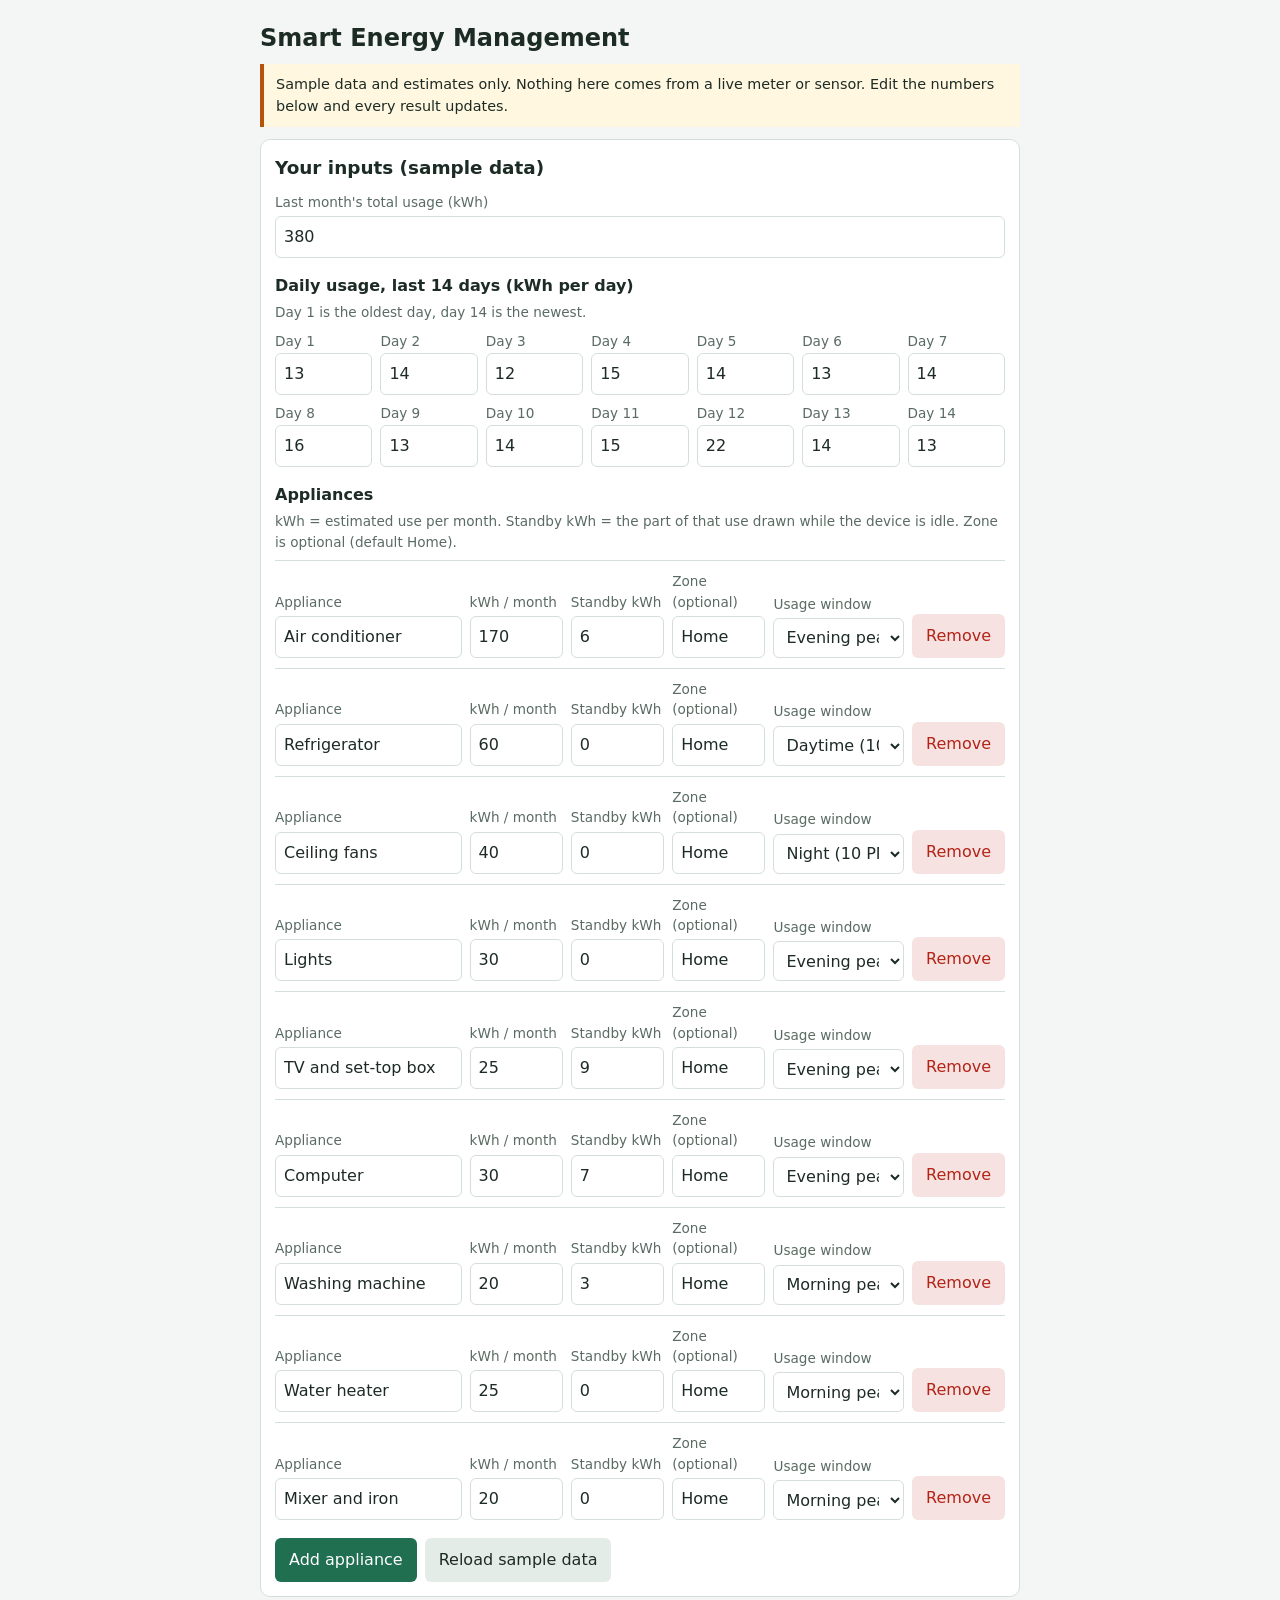
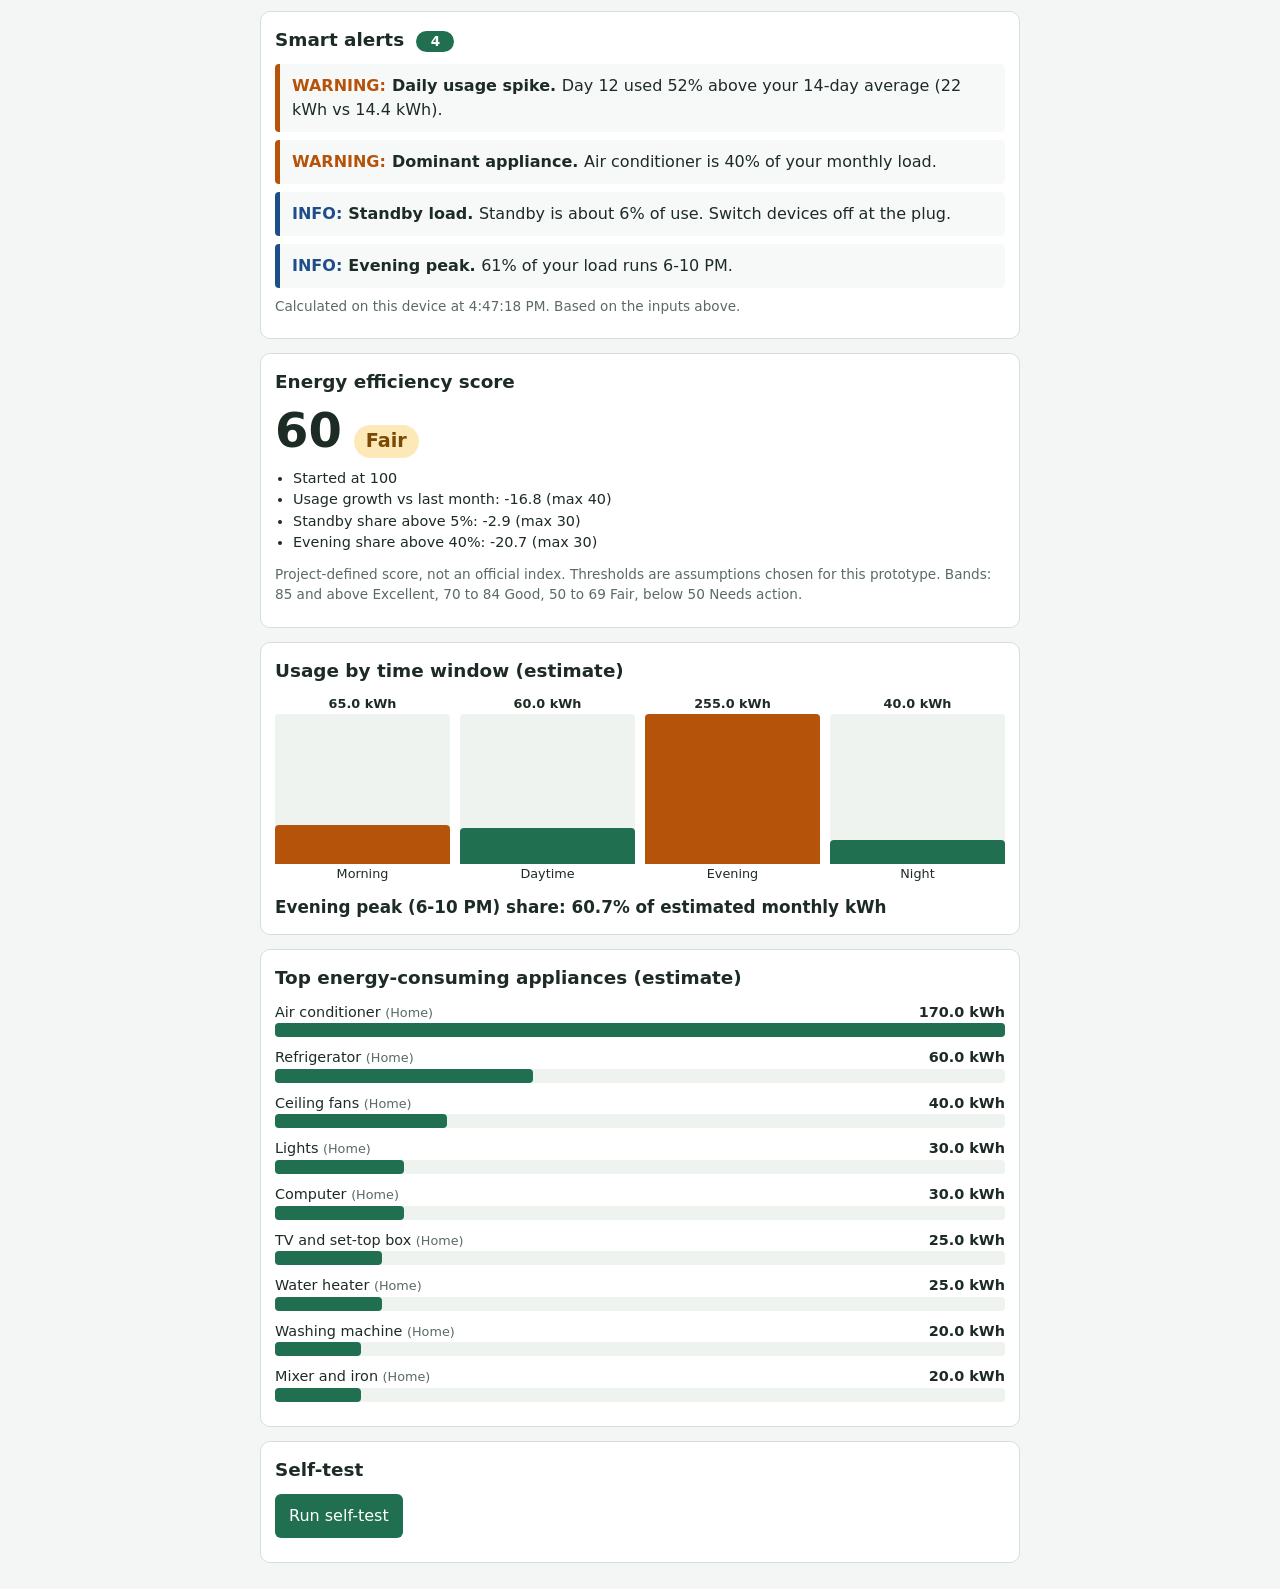
<file: smart-energy.html>
<!DOCTYPE html>
<html lang="en">
<head>
  <meta charset="UTF-8">
  <!-- This line makes the page fit phone screens -->
  <meta name="viewport" content="width=device-width, initial-scale=1">
  <title>Smart Energy Management (module)</title>
  <link rel="stylesheet" href="smart-energy.css">
</head>
<body>
<main class="se-page" id="se-module">

  <header class="se-header">
    <h1>Smart Energy Management</h1>
    <p class="se-banner">
      Sample data and estimates only. Nothing here comes from a live meter or sensor.
      Edit the numbers below and every result updates.
    </p>
  </header>

  <!-- ============ INPUTS ============ -->
  <section class="se-card" aria-labelledby="se-h-inputs">
    <h2 id="se-h-inputs">Your inputs (sample data)</h2>

    <div class="se-field">
      <label for="se-last-month">Last month's total usage (kWh)</label>
      <input type="number" id="se-last-month" min="0" step="any">
    </div>

    <h3>Daily usage, last 14 days (kWh per day)</h3>
    <p class="se-hint">Day 1 is the oldest day, day 14 is the newest.</p>
    <div class="se-days" id="se-daily-log"></div>

    <h3>Appliances</h3>
    <p class="se-hint">
      kWh = estimated use per month. Standby kWh = the part of that use drawn while the
      device is idle. Zone is optional (default Home).
    </p>
    <div id="se-appliance-rows"></div>
    <div class="se-actions">
      <button type="button" id="se-add-row">Add appliance</button>
      <button type="button" id="se-load-sample" class="se-secondary">Reload sample data</button>
    </div>
  </section>

  <!-- ============ SMART ALERTS ============ -->
  <section class="se-card" aria-labelledby="se-h-alerts">
    <h2 id="se-h-alerts">Smart alerts <span class="se-badge" id="se-alert-count">0</span></h2>
    <ul class="se-alerts" id="se-alert-list" aria-live="polite"></ul>
    <p class="se-hint" id="se-ran-at"></p>
  </section>

  <!-- ============ EFFICIENCY SCORE ============ -->
  <section class="se-card" aria-labelledby="se-h-score">
    <h2 id="se-h-score">Energy efficiency score</h2>
    <div class="se-score">
      <div class="se-score-number" id="se-score-value">--</div>
      <div class="se-score-band" id="se-score-band">--</div>
    </div>
    <ul class="se-breakdown" id="se-score-breakdown"></ul>
    <p class="se-hint">
      Project-defined score, not an official index. Thresholds are assumptions chosen for this prototype.
      Bands: 85 and above Excellent, 70 to 84 Good, 50 to 69 Fair, below 50 Needs action.
    </p>
  </section>

  <!-- ============ USAGE ANALYSIS ============ -->
  <section class="se-card" aria-labelledby="se-h-usage">
    <h2 id="se-h-usage">Usage by time window (estimate)</h2>
    <div class="se-chart" id="se-window-chart" role="img" aria-label="Bar chart of kWh by time window"></div>
    <p class="se-big" id="se-evening-share"></p>
  </section>

  <section class="se-card" aria-labelledby="se-h-rank">
    <h2 id="se-h-rank">Top energy-consuming appliances (estimate)</h2>
    <div class="se-ranked" id="se-ranked"></div>
  </section>

  <!-- ============ SELF TEST ============ -->
  <section class="se-card" aria-labelledby="se-h-test">
    <h2 id="se-h-test">Self-test</h2>
    <button type="button" id="se-run-test">Run self-test</button>
    <ul class="se-tests" id="se-test-output"></ul>
  </section>

</main>
<script src="smart-energy.js"></script>
</body>
</html>
</file>
<file: smart-energy.css>
/* All class names start with "se-" so they will not clash with the
   existing dashboard's CSS when your team lead merges the files. */

/* STEP 1: colours and sizes in one place (CSS variables) */
.se-page {
  --se-bg: #f3f6f4;
  --se-card: #ffffff;
  --se-text: #1d2b25;
  --se-muted: #5a6b63;
  --se-line: #d5dfd9;
  --se-accent: #1f6f50;
  --se-warn: #b45309;
  --se-info: #1d4e89;
  --se-crit: #b42318;
  max-width: 760px;
  margin: 0 auto;
  padding: 12px;
  font-family: system-ui, -apple-system, "Segoe UI", Roboto, sans-serif;
  color: var(--se-text);
  line-height: 1.5;
}
body { margin: 0; background: #f3f6f4; }

.se-header h1 { margin: 8px 0; font-size: 1.5rem; }
.se-banner {
  margin: 0 0 12px; padding: 10px 12px;
  background: #fff7e0; border-left: 4px solid var(--se-warn);
  font-size: 0.9rem;
}

/* STEP 2: cards (one box per feature) */
.se-card {
  background: var(--se-card);
  border: 1px solid var(--se-line);
  border-radius: 10px;
  padding: 14px;
  margin-bottom: 14px;
}
.se-card h2 { margin: 0 0 10px; font-size: 1.15rem; }
.se-card h3 { margin: 16px 0 4px; font-size: 1rem; }
.se-hint { margin: 4px 0 8px; font-size: 0.85rem; color: var(--se-muted); }

/* STEP 3: form controls */
.se-field { display: flex; flex-direction: column; gap: 4px; margin-bottom: 8px; }
.se-field label, .se-days label { font-size: 0.85rem; color: var(--se-muted); }
.se-page input, .se-page select {
  font: inherit; padding: 8px; min-height: 40px; width: 100%;
  border: 1px solid var(--se-line); border-radius: 6px; box-sizing: border-box;
  background: #fff; color: var(--se-text);
}
.se-page button {
  font: inherit; padding: 10px 14px; min-height: 44px; cursor: pointer;
  border: 0; border-radius: 6px; background: var(--se-accent); color: #fff;
}
.se-page button.se-secondary { background: #e4ece7; color: var(--se-text); }
.se-page button:focus-visible, .se-page input:focus-visible, .se-page select:focus-visible {
  outline: 3px solid #7fb8a0; outline-offset: 1px;
}
.se-actions { display: flex; gap: 8px; flex-wrap: wrap; margin-top: 8px; }

/* 14 day boxes: 3 per row on phones, 7 per row on wider screens */
.se-days { display: grid; grid-template-columns: repeat(3, 1fr); gap: 8px; }
.se-days div { display: flex; flex-direction: column; gap: 2px; }

/* Appliance rows: one stacked block per appliance on phones */
.se-row {
  display: grid; grid-template-columns: 1fr 1fr; gap: 8px;
  padding: 10px 0; border-top: 1px solid var(--se-line);
}
.se-row .se-field { margin: 0; }
.se-row .se-span2 { grid-column: 1 / -1; }
.se-row .se-remove { background: #f6e3e1; color: var(--se-crit); grid-column: 1 / -1; }

/* STEP 4: alerts */
.se-badge {
  display: inline-block; min-width: 1.6em; padding: 0 8px; margin-left: 6px;
  border-radius: 999px; background: var(--se-accent); color: #fff;
  font-size: 0.85rem; text-align: center;
}
.se-alerts { list-style: none; margin: 0; padding: 0; }
.se-alerts li { padding: 10px 12px; margin-bottom: 8px; border-left: 5px solid; border-radius: 4px; background: #f7f9f8; }
.se-alerts li.se-sev-critical { border-color: var(--se-crit); }
.se-alerts li.se-sev-warning  { border-color: var(--se-warn); }
.se-alerts li.se-sev-info     { border-color: var(--se-info); }
.se-sev { font-weight: 700; margin-right: 6px; }
.se-sev-critical .se-sev { color: var(--se-crit); }
.se-sev-warning .se-sev  { color: var(--se-warn); }
.se-sev-info .se-sev     { color: var(--se-info); }

/* STEP 5: score */
.se-score { display: flex; align-items: baseline; gap: 12px; flex-wrap: wrap; }
.se-score-number { font-size: 3rem; font-weight: 700; line-height: 1; }
.se-score-band { font-size: 1.2rem; font-weight: 700; padding: 2px 12px; border-radius: 999px; background: #e4ece7; }
.se-score-band.se-excellent { background: #cfeedd; color: #14532d; }
.se-score-band.se-good      { background: #e1f1c9; color: #3f5d12; }
.se-score-band.se-fair      { background: #fde9b8; color: #7a4a05; }
.se-score-band.se-action    { background: #f9d3cf; color: #8a1c12; }
.se-breakdown { margin: 10px 0; padding-left: 18px; font-size: 0.9rem; }

/* STEP 6: four-bar chart and ranked bars */
.se-chart { display: grid; grid-template-columns: repeat(4, 1fr); gap: 10px; align-items: end; }
.se-col { display: flex; flex-direction: column; align-items: center; text-align: center; font-size: 0.8rem; }
.se-track { height: 150px; width: 100%; display: flex; align-items: flex-end; background: #eef3f0; border-radius: 4px; }
.se-bar { width: 100%; background: var(--se-accent); border-radius: 4px 4px 0 0; min-height: 2px; }
.se-bar.se-peak { background: var(--se-warn); }
.se-big { margin: 12px 0 0; font-size: 1.05rem; font-weight: 600; }

.se-rank-row { margin-bottom: 10px; }
.se-rank-head { display: flex; justify-content: space-between; gap: 8px; font-size: 0.9rem; }
.se-rank-zone { color: var(--se-muted); font-size: 0.8rem; }
.se-rank-track { height: 14px; background: #eef3f0; border-radius: 4px; }
.se-rank-bar { height: 100%; background: var(--se-accent); border-radius: 4px; }

/* STEP 7: self-test results */
.se-tests { list-style: none; padding: 0; margin: 10px 0 0; font-size: 0.9rem; }
.se-tests .se-pass { color: #14532d; }
.se-tests .se-fail { color: var(--se-crit); font-weight: 700; }

/* STEP 8: bigger screens */
@media (min-width: 600px) {
  .se-days { grid-template-columns: repeat(7, 1fr); }
  .se-row { grid-template-columns: 2fr 1fr 1fr 1fr 1.4fr auto; align-items: end; }
  .se-row .se-span2 { grid-column: auto; }
  .se-row .se-remove { grid-column: auto; }
}

/* Print: hide buttons and inputs' extra chrome */
@media print {
  .se-actions, #se-run-test, .se-remove { display: none; }
  .se-card { break-inside: avoid; }
}
</file>
